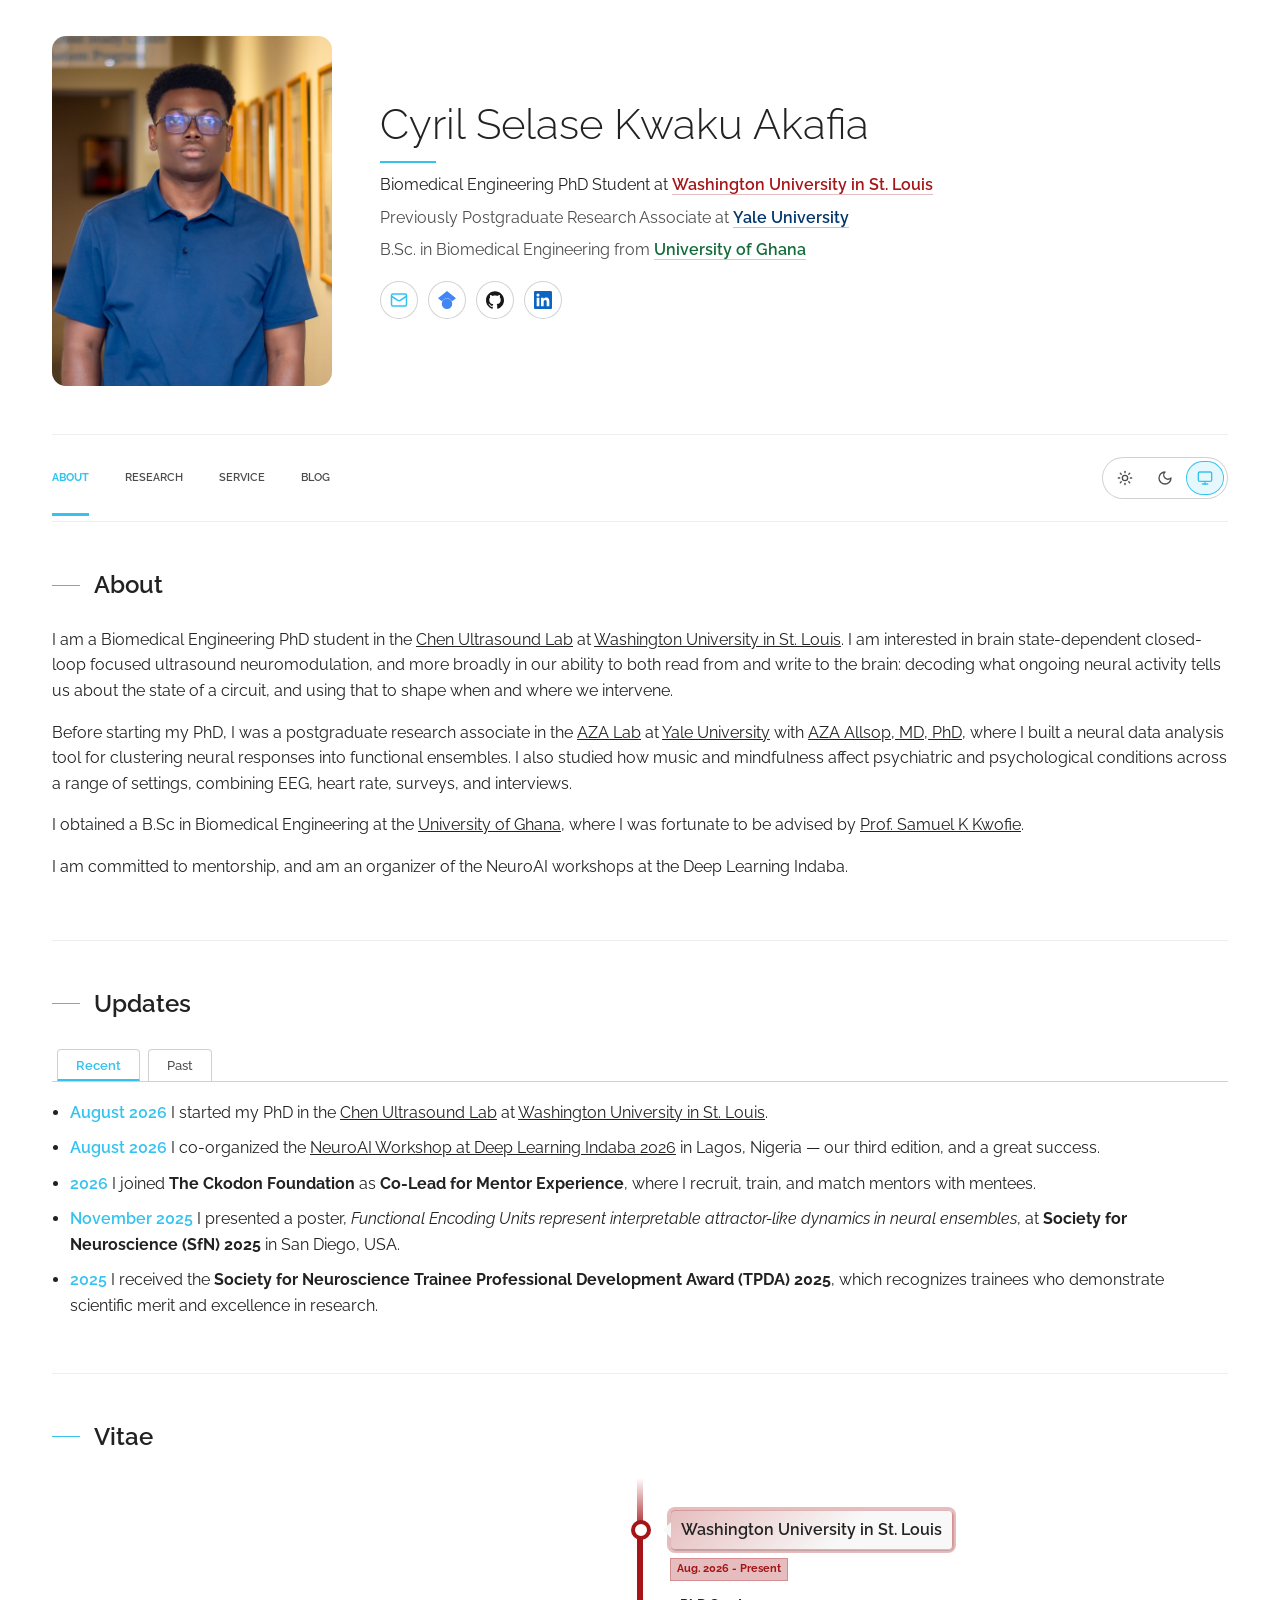
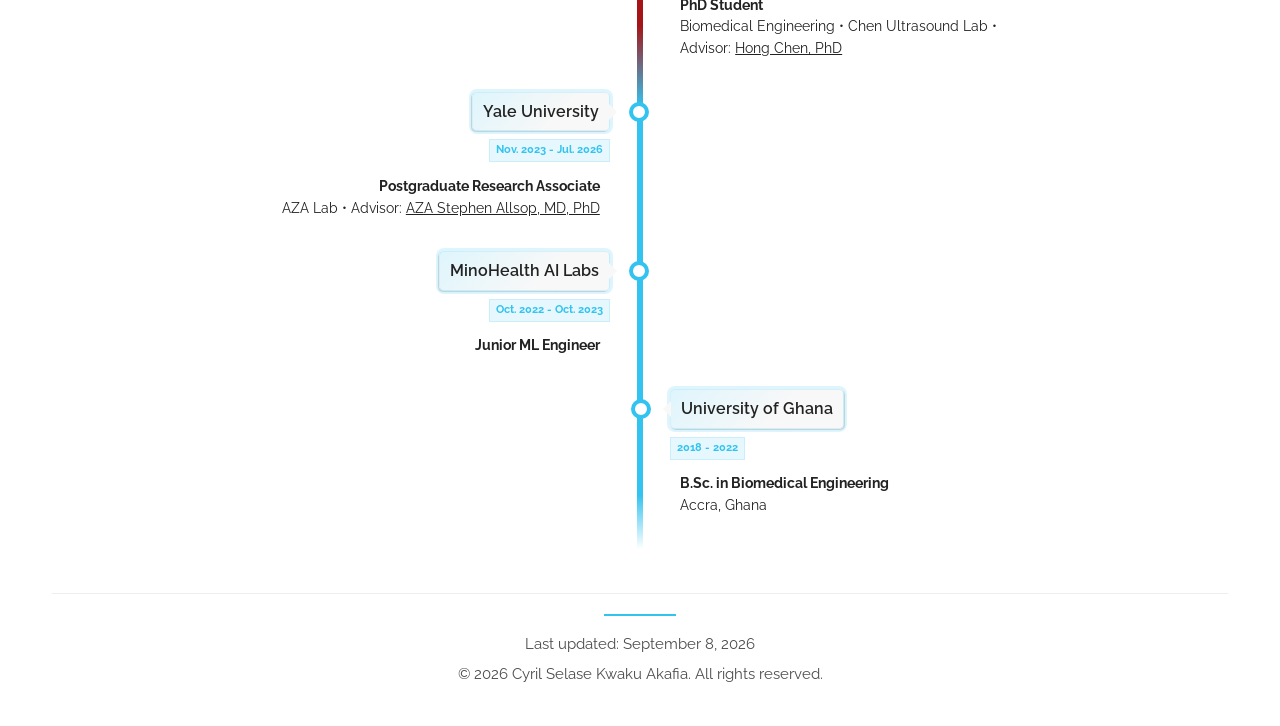
<file: index.html>
<!DOCTYPE html>
<html lang="en">
<head>
  <meta charset="utf-8">
  <meta name="viewport" content="width=device-width, initial-scale=1">
  <title>Cyril Akafia</title>
  <meta name="description" content="Cyril Akafia is a Biomedical Engineering PhD student at Washington University in St. Louis interested in brain state-dependent closed-loop focused ultrasound neuromodulation.">
  <meta name="author" content="Cyril Selase Kwaku Akafia">
  <meta name="theme-color" content="#ffffff">
  <link rel="canonical" href="https://cyrilakafia.github.io/">
  <meta property="og:type" content="profile">
  <meta property="og:title" content="Cyril Akafia">
  <meta property="og:description" content="Biomedical Engineering PhD student at Washington University in St. Louis interested in brain state-dependent closed-loop focused ultrasound neuromodulation.">
  <meta property="og:url" content="https://cyrilakafia.github.io/">
  <meta property="og:image" content="https://cyrilakafia.github.io/assets/og-image.png?v=20260429">
  <meta property="og:image:type" content="image/png">
  <meta property="og:image:width" content="1200">
  <meta property="og:image:height" content="630">
  <meta property="og:image:alt" content="Photo of Cyril Akafia">
  <meta property="profile:first_name" content="Cyril">
  <meta property="profile:last_name" content="Akafia">
  <meta name="twitter:card" content="summary_large_image">
  <meta name="twitter:title" content="Cyril Akafia">
  <meta name="twitter:description" content="Biomedical Engineering PhD student at Washington University in St. Louis interested in brain state-dependent closed-loop focused ultrasound neuromodulation.">
  <meta name="twitter:image" content="https://cyrilakafia.github.io/assets/og-image.png?v=20260429">
  <meta name="twitter:image:alt" content="Photo of Cyril Akafia">
  <script type="application/ld+json">
    {
      "@context": "https://schema.org",
      "@type": "Person",
      "name": "Cyril Selase Kwaku Akafia",
      "alternateName": "Cyril Akafia",
      "url": "https://cyrilakafia.github.io/",
      "image": "https://cyrilakafia.github.io/assets/profile.jpg?v=20260429",
      "jobTitle": "Biomedical Engineering PhD Student",
      "description": "Biomedical Engineering PhD student at Washington University in St. Louis interested in brain state-dependent closed-loop focused ultrasound neuromodulation.",
      "affiliation": {
        "@type": "CollegeOrUniversity",
        "name": "Washington University in St. Louis",
        "url": "https://www.washu.edu/"
      },
      "alumniOf": [
        {
          "@type": "CollegeOrUniversity",
          "name": "Yale University",
          "url": "https://www.yale.edu/"
        },
        {
          "@type": "CollegeOrUniversity",
          "name": "University of Ghana",
          "url": "https://www.ug.edu.gh/"
        }
      ],
      "knowsAbout": [
        "Closed-loop neuromodulation",
        "Focused ultrasound",
        "Brain states",
        "Neuroengineering",
        "Computational neuroscience",
        "NeuroAI"
      ],
      "sameAs": [
        "https://scholar.google.com/citations?user=WeTH5w0AAAAJ&hl=en",
        "https://github.com/cyrilakafia",
        "https://www.linkedin.com/in/akafia/"
      ]
    }
  </script>
  <script>
    (() => {
      const resolveTheme = (choice, prefersDark) => {
        if (choice === "light" || choice === "dark") {
          return choice;
        }

        return prefersDark ? "dark" : "light";
      };

      try {
        const storedTheme = localStorage.getItem("theme");
        const prefersDark = window.matchMedia("(prefers-color-scheme: dark)").matches;
        const themeChoice = ["light", "dark", "system"].includes(storedTheme) ? storedTheme : "system";
        const theme = resolveTheme(themeChoice, prefersDark);
        document.documentElement.dataset.themeChoice = themeChoice;
        document.documentElement.dataset.theme = theme;
        const themeMeta = document.querySelector('meta[name="theme-color"]');
        if (themeMeta) {
          themeMeta.setAttribute("content", theme === "dark" ? "#0f1419" : "#ffffff");
        }
      } catch (error) {
        document.documentElement.dataset.themeChoice = "system";
        document.documentElement.dataset.theme = "light";
      }
    })();
  </script>
  <link rel="preconnect" href="https://fonts.googleapis.com">
  <link rel="preconnect" href="https://fonts.gstatic.com" crossorigin>
  <link href="https://fonts.googleapis.com/css2?family=Raleway:wght@300;400;500;600;700&display=swap" rel="stylesheet">
  <link rel="icon" type="image/png" sizes="256x256" href="assets/my-notion-face-transparent.png?v=20260429">
  <link rel="shortcut icon" type="image/png" href="assets/my-notion-face-transparent.png?v=20260429">
  <link rel="apple-touch-icon" sizes="180x180" href="apple-touch-icon.png?v=20260429">
  <link rel="apple-touch-icon" href="apple-touch-icon.png?v=20260429">
  <link rel="stylesheet" href="styles.css?v=20260429-2">
  <script src="script.js?v=20260429-2" defer></script>
</head>
<body>
  <a class="skip-link" href="#main">Skip to content</a>
  <div class="site-container">
    <header class="site-header">
      <div class="header-grid">
        <div class="profile-column">
          <img class="profile-photo" src="assets/profile.jpg?v=20260429" alt="Portrait of Cyril Akafia">
        </div>
        <div class="intro-column">
          <h1>Cyril Selase Kwaku Akafia</h1>
          <p class="intro-role">Biomedical Engineering PhD Student at <a class="affiliation affiliation--washu" href="https://www.washu.edu/" target="_blank" rel="noreferrer">Washington University in St. Louis</a></p>
          <p class="intro-note">Previously Postgraduate Research Associate at <a class="affiliation affiliation--yale" href="https://www.yale.edu/" target="_blank" rel="noreferrer">Yale University</a></p>
          <p class="intro-note">B.Sc. in Biomedical Engineering from <a class="affiliation affiliation--ghana" href="https://www.ug.edu.gh/" target="_blank" rel="noreferrer">University of Ghana</a></p>
          <div class="social-links" aria-label="Contact and external profiles">
            <a class="social-icon social-icon--email" href="mailto:kwakucyril@gmail.com" aria-label="Email Cyril">
              <svg viewBox="0 0 24 24" aria-hidden="true" fill="none" stroke="currentColor" stroke-width="2" stroke-linecap="round" stroke-linejoin="round"><rect width="20" height="16" x="2" y="4" rx="2"/><path d="m22 7-8.97 5.7a1.94 1.94 0 0 1-2.06 0L2 7"/></svg>
            </a>
            <a class="social-icon social-icon--scholar" href="https://scholar.google.com/citations?user=WeTH5w0AAAAJ&hl=en" target="_blank" rel="noreferrer" aria-label="Google Scholar">
              <svg viewBox="0 0 24 24" aria-hidden="true" fill="currentColor"><path d="M5.242 13.769L0 9.5 12 0l12 9.5-5.242 4.269C17.548 11.249 14.978 9.5 12 9.5c-2.977 0-5.548 1.749-6.758 4.269zM12 10a7 7 0 1 0 0 14 7 7 0 0 0 0-14z"/></svg>
            </a>
            <a class="social-icon social-icon--github" href="https://github.com/cyrilakafia" target="_blank" rel="noreferrer" aria-label="GitHub">
              <svg viewBox="0 0 24 24" aria-hidden="true" fill="currentColor"><path d="M12 .297c-6.63 0-12 5.373-12 12 0 5.303 3.438 9.8 8.205 11.385.6.113.82-.258.82-.577 0-.285-.01-1.04-.015-2.04-3.338.724-4.042-1.61-4.042-1.61C4.422 18.07 3.633 17.7 3.633 17.7c-1.087-.744.084-.729.084-.729 1.205.084 1.838 1.236 1.838 1.236 1.07 1.835 2.809 1.305 3.495.998.108-.776.417-1.305.76-1.605-2.665-.3-5.466-1.332-5.466-5.93 0-1.31.465-2.38 1.235-3.22-.135-.303-.54-1.523.105-3.176 0 0 1.005-.322 3.3 1.23.96-.267 1.98-.399 3-.405 1.02.006 2.04.138 3 .405 2.28-1.552 3.285-1.23 3.285-1.23.645 1.653.24 2.873.12 3.176.765.84 1.23 1.91 1.23 3.22 0 4.61-2.805 5.625-5.475 5.92.42.36.81 1.096.81 2.22 0 1.606-.015 2.896-.015 3.286 0 .315.21.69.825.57C20.565 22.092 24 17.592 24 12.297c0-6.627-5.373-12-12-12"/></svg>
            </a>
            <a class="social-icon social-icon--linkedin" href="https://www.linkedin.com/in/akafia/" target="_blank" rel="noreferrer" aria-label="LinkedIn">
              <svg viewBox="0 0 24 24" aria-hidden="true" fill="currentColor"><path d="M20.447 20.452h-3.554v-5.569c0-1.328-.027-3.037-1.852-3.037-1.853 0-2.136 1.445-2.136 2.939v5.667H9.351V9h3.414v1.561h.046c.477-.9 1.637-1.85 3.37-1.85 3.601 0 4.267 2.37 4.267 5.455v6.286zM5.337 7.433a2.062 2.062 0 01-2.063-2.065 2.063 2.063 0 112.063 2.065zm1.782 13.019H3.555V9h3.564v11.452zM22.225 0H1.771C.792 0 0 .774 0 1.729v20.542C0 23.227.792 24 1.771 24h20.451C23.2 24 24 23.227 24 22.271V1.729C24 .774 23.2 0 22.222 0h.003z"/></svg>
            </a>
          </div>
        </div>
      </div>
    </header>

    <nav class="site-nav" aria-label="Primary">
      <a class="page-link active" href="#bio" data-page="bio" aria-current="page">About</a>
      <a class="page-link" href="#research" data-page="research">Research</a>
      <a class="page-link" href="#service" data-page="service">Service</a>
      <a class="page-link" href="#blog" data-page="blog">Blog</a>
      <div class="theme-switcher" role="group" aria-label="Color theme">
        <button class="theme-option" data-theme-choice="light" type="button" aria-pressed="false" aria-label="Light theme" title="Light">
          <svg viewBox="0 0 24 24" aria-hidden="true" fill="none" stroke="currentColor" stroke-width="2" stroke-linecap="round" stroke-linejoin="round"><circle cx="12" cy="12" r="4"/><path d="M12 2v2"/><path d="M12 20v2"/><path d="m4.93 4.93 1.41 1.41"/><path d="m17.66 17.66 1.41 1.41"/><path d="M2 12h2"/><path d="M20 12h2"/><path d="m6.34 17.66-1.41 1.41"/><path d="m19.07 4.93-1.41 1.41"/></svg>
        </button>
        <button class="theme-option" data-theme-choice="dark" type="button" aria-pressed="false" aria-label="Dark theme" title="Dark">
          <svg viewBox="0 0 24 24" aria-hidden="true" fill="none" stroke="currentColor" stroke-width="2" stroke-linecap="round" stroke-linejoin="round"><path d="M12 3a6 6 0 0 0 9 9 9 9 0 1 1-9-9Z"/></svg>
        </button>
        <button class="theme-option" data-theme-choice="system" type="button" aria-pressed="false" aria-label="System theme" title="System">
          <svg viewBox="0 0 24 24" aria-hidden="true" fill="none" stroke="currentColor" stroke-width="2" stroke-linecap="round" stroke-linejoin="round"><rect width="20" height="14" x="2" y="3" rx="2"/><line x1="8" x2="16" y1="21" y2="21"/><line x1="12" x2="12" y1="17" y2="21"/></svg>
        </button>
      </div>
    </nav>

    <main id="main">
      <div class="page active" id="page-bio" data-page="bio">
      <section class="section">
        <h2>About</h2>
        <p>
          I am a Biomedical Engineering PhD student in the
          <a href="https://engineering.washu.edu/faculty/Hong-Chen.html" target="_blank" rel="noreferrer">Chen Ultrasound Lab</a> at
          <a href="https://www.washu.edu/" target="_blank" rel="noreferrer">Washington University in St. Louis</a>. I am interested in brain
          state-dependent closed-loop focused ultrasound neuromodulation, and more broadly in our ability to both read from and write
          to the brain: decoding what ongoing neural activity tells us about the state of a circuit, and using that to shape when and
          where we intervene.
        </p>
        <p>
          Before starting my PhD, I was a postgraduate research associate in the
          <a href="https://www.azalab.org/" target="_blank" rel="noreferrer">AZA Lab</a> at
          <a href="https://www.yale.edu/" target="_blank" rel="noreferrer">Yale University</a> with
          <a href="https://www.azalab.org/people/aza-allsop" target="_blank" rel="noreferrer">AZA Allsop, MD, PhD</a>, where I built a neural
          data analysis tool for clustering neural responses into functional ensembles. I also studied how music and mindfulness affect
          psychiatric and psychological conditions across a range of settings, combining EEG, heart rate, surveys, and interviews.
        </p>
        <p>
          I obtained a B.Sc in Biomedical Engineering at the
          <a href="https://www.ug.edu.gh/" target="_blank" rel="noreferrer">University of Ghana</a>, where I was fortunate to be advised by
          <a href="https://www.ug.edu.gh/biomed-eng/staff/samuel-kojo-kwofie-bsc-kumasi-msc-uct-phd-uwc" target="_blank" rel="noreferrer">Prof. Samuel K Kwofie</a>.
        </p>
        <p>
          I am committed to mentorship, and am an organizer of the NeuroAI workshops at the Deep Learning Indaba.
        </p>
      </section>

      <section class="section" id="updates">
        <h2>Updates</h2>
        <div class="tabs">
          <div class="tab-nav" role="tablist" aria-label="Update years">
            <button class="button active" id="tab-news-recent" data-tab-target="news-recent" role="tab" aria-selected="true" aria-controls="news-recent" tabindex="0">Recent</button>
            <button class="button" id="tab-news-past" data-tab-target="news-past" role="tab" aria-selected="false" aria-controls="news-past" tabindex="-1">Past</button>
          </div>
          <div class="tab-content">
            <div class="tab-pane active" id="news-recent" role="tabpanel" aria-labelledby="tab-news-recent" tabindex="0">
              <ul class="compact-list">
                <li><b>August 2026</b> I started my PhD in the <a href="https://engineering.washu.edu/faculty/Hong-Chen.html" target="_blank" rel="noreferrer">Chen Ultrasound Lab</a> at <a href="https://www.washu.edu/" target="_blank" rel="noreferrer">Washington University in St. Louis</a>.</li>
                <li><b>August 2026</b> I co-organized the <a href="https://dlineuroai-workshop.github.io/neuroai-2026/" target="_blank" rel="noreferrer">NeuroAI Workshop at Deep Learning Indaba 2026</a> in Lagos, Nigeria &mdash; our third edition, and a great success.</li>
                <li><b>2026</b> I joined <b>The Ckodon Foundation</b> as <b>Co-Lead for Mentor Experience</b>, where I recruit, train, and match mentors with mentees.</li>
                <li><b>November 2025</b> I presented a poster, <i>Functional Encoding Units represent interpretable attractor-like dynamics in neural ensembles</i>, at <b>Society for Neuroscience (SfN) 2025</b> in San Diego, USA.</li>
                <li><b>2025</b> I received the <b>Society for Neuroscience Trainee Professional Development Award (TPDA) 2025</b>, which recognizes trainees who demonstrate scientific merit and excellence in research.</li>
              </ul>
            </div>
            <div class="tab-pane" id="news-past" role="tabpanel" aria-labelledby="tab-news-past" tabindex="0">
              <ul class="compact-list">
                <li><b>July 2024</b> I completed the <b>Neuromatch Academy Computational Neuroscience</b> course and worked on a project investigating cell type and layer-specific processing of novelty in mouse primary visual cortex.</li>
                <li><b>June 2024</b> I presented a poster, <i>An unbiased method to partition diverse neuronal responses into functional ensembles reveals interpretable population dynamics during innate social behavior</i>, at the <b>10th Annual BRAIN Initiative Conference</b> in Rockville, Maryland.</li>
                <li><b>November 2023</b> I joined the <b>AZA Lab at Yale University</b> as a postgraduate research associate.</li>
                <li><b>July 2023</b> I gave a talk on <i>Machine Learning Models Predict Small Molecules as Potential Biotherapeutics for COVID-19-induced Cytokine Storm</i> at the <b>WACCBIP Research Conference 2023</b> in Accra, Ghana.</li>
                <li><b>April-May 2023</b> I completed the <b>Simons Computational Neuroscience Imbizo</b> in Cape Town, South Africa.</li>
                <li><b>January 2023</b> I presented <i>Machine Learning Models Predict Small Molecules as Potential Biotherapeutics for COVID-19-induced Cytokine Storm</i> at the <b>International Student Conference on Advanced Science and Technology (iCAST)</b>, Japan, online.</li>
              </ul>
            </div>
          </div>
        </div>
      </section>

      <section class="section" id="resume">
        <h2>Vitae</h2>
        <ul class="timeline">
          <li class="timeline-item--washu">
            <div class="direction-r">
              <div class="flag-wrapper">
                <span class="flag">Washington University in St. Louis</span>
                <span class="time-wrapper"><span class="time">Aug. 2026 - Present</span></span>
              </div>
              <div class="desc"><b>PhD Student</b><br>Biomedical Engineering • Chen Ultrasound Lab • Advisor: <a href="https://engineering.washu.edu/faculty/Hong-Chen.html" target="_blank" rel="noreferrer">Hong Chen, PhD</a></div>
            </div>
          </li>
          <li>
            <div class="direction-l">
              <div class="flag-wrapper">
                <span class="flag">Yale University</span>
                <span class="time-wrapper"><span class="time">Nov. 2023 - Jul. 2026</span></span>
              </div>
              <div class="desc"><b>Postgraduate Research Associate</b><br>AZA Lab • Advisor: <a href="https://www.azalab.org/people/aza-allsop" target="_blank" rel="noreferrer">AZA Stephen Allsop, MD, PhD</a></div>
            </div>
          </li>
          <li>
            <div class="direction-l">
              <div class="flag-wrapper">
                <span class="flag">MinoHealth AI Labs</span>
                <span class="time-wrapper"><span class="time">Oct. 2022 - Oct. 2023</span></span>
              </div>
              <div class="desc"><b>Junior ML Engineer</b></div>
            </div>
          </li>
          <li>
            <div class="direction-r">
              <div class="flag-wrapper">
                <span class="flag">University of Ghana</span>
                <span class="time-wrapper"><span class="time">2018 - 2022</span></span>
              </div>
              <div class="desc"><b>B.Sc. in Biomedical Engineering</b><br>Accra, Ghana</div>
            </div>
          </li>
        </ul>
      </section>
      </div>

      <div class="page" id="page-research" data-page="research">
      <section class="section" id="research-projects">
        <h2>Research</h2>
        <p>Selected projects spanning neural ensemble decoding, mental health, and translational neuromodulation.</p>
        <div class="research-grid">
          <article class="research-card">
            <a class="research-link" href="research/closed-loop-ultrasound.html">
              <img class="research-image" src="assets/research/ultrasound.svg" alt="Focused ultrasound illustration">
              <div class="research-body">
                <h3 class="research-title">Closed-Loop Ultrasound Neuromodulation</h3>
                <p class="research-description">Closing the loop between reading from the brain and writing to it: decoding ongoing neural activity and the brain states it reflects, then using focused ultrasound to write back non-invasively at the moment the circuit is most receptive.</p>
                <span class="research-cta">Learn more <span aria-hidden="true">→</span></span>
              </div>
            </a>
          </article>
          <article class="research-card">
            <a class="research-link" href="https://doi.org/10.1101/2024.05.08.593229" target="_blank" rel="noreferrer">
              <img class="research-image" src="assets/research/feu.svg" alt="Functional Encoding Units illustration">
              <div class="research-body">
                <h3 class="research-title">Functional Encoding Units in Neural Ensembles</h3>
                <p class="research-description">An unbiased method to partition diverse neuronal responses into functional ensembles, revealing interpretable population dynamics during innate social behavior.</p>
                <span class="research-cta">Read preprint <span aria-hidden="true">→</span></span>
              </div>
            </a>
          </article>
          <article class="research-card">
            <a class="research-link" href="https://www.frontiersin.org/journals/neuroscience/articles/10.3389/fnins.2025.1554156/full" target="_blank" rel="noreferrer">
              <img class="research-image" src="assets/research/music.svg" alt="Music mindfulness illustration">
              <div class="research-body">
                <h3 class="research-title">Music Mindfulness for Mental Health</h3>
                <p class="research-description">How music mindfulness acutely enhances autonomic activity and psychological state in adults experiencing anxiety and depression.</p>
                <span class="research-cta">Read paper <span aria-hidden="true">→</span></span>
              </div>
            </a>
          </article>
          <article class="research-card">
            <a class="research-link" href="https://www.mdpi.com/2078-2489/16/1/34" target="_blank" rel="noreferrer">
              <img class="research-image" src="assets/research/biomedical-ai.svg" alt="Biomedical AI illustration">
              <div class="research-body">
                <h3 class="research-title">Biomedical AI for Discovery and Diagnosis</h3>
                <p class="research-description">Machine learning for biomedical problems, including anti-inflammatory compound screening with AICpred and clinical imaging models for radiology support.</p>
                <span class="research-cta">Read paper <span aria-hidden="true">→</span></span>
              </div>
            </a>
          </article>
        </div>
      </section>

      <section class="section" id="publications">
        <h2>Publications</h2>
        <p>Most recent publications on <a href="https://scholar.google.com/citations?user=WeTH5w0AAAAJ&hl=en" target="_blank" rel="noreferrer">Google Scholar</a>.</p>
        <div class="papers-grid active">
          <article class="paper">
            <p class="title"><a href="https://www.frontiersin.org/journals/neuroscience/articles/10.3389/fnins.2025.1554156/full" target="_blank" rel="noreferrer">Music Mindfulness Acutely Enhances Autonomic Activity and Psychological State in Anxiety and Depression</a></p>
            <p class="paper-meta">C. Ramirez, G. A. Alayine, <b>C. S. K. Akafia</b>, … A. S. Allsop · <i>Frontiers in Neuroscience</i> · 2025; 19</p>
          </article>
          <article class="paper">
            <p class="title"><a href="https://www.mdpi.com/2078-2489/16/1/34" target="_blank" rel="noreferrer">AICpred: Machine Learning-Based Prediction of Potential Anti-Inflammatory Compounds Targeting TLR4-MyD88 Binding Mechanism</a></p>
            <p class="paper-meta">L. Fry-Nartey, <b>C. S. K. Akafia</b>, … S. K. Kwofie · <i>Information</i> · 2025; 16:34</p>
          </article>
          <article class="paper">
            <p class="title"><a href="https://doi.org/10.3390/organoids3020007" target="_blank" rel="noreferrer">Organoids, Biocybersecurity, and Cyberbiosecurity: A Light Exploration</a></p>
            <p class="paper-meta">Xavier Palmer, <b>Cyril Selase Kwaku Akafia</b>, Eleasa Woodson, Amanda Woodson, Lucas Potter · <i>Organoids</i> · 2024; 3, 83–112</p>
          </article>
          <article class="paper">
            <p class="title"><a href="https://doi.org/10.1101/2024.05.08.593229" target="_blank" rel="noreferrer">An unbiased method to partition diverse neuronal responses into functional ensembles reveals interpretable population dynamics during innate social behavior</a></p>
            <p class="paper-meta">Alexander Lin, <b>Cyril Selase Kwaku Akafia</b>, Olga Dal Monte, Siqi Fan, Nicholas Fagan, Philip Putnam, Kay M. Tye, Steve Chang, Demba Ba, AZA Stephen Allsop · <i>Preprint</i> · 2024</p>
          </article>
        </div>
      </section>

      <section class="section" id="presentations">
        <h2>Presentations</h2>
        <div class="papers-grid active">
          <article class="paper">
            <p class="title">Functional Encoding Units represent interpretable attractor-like dynamics in neural ensembles</p>
            <p class="paper-meta"><b>Poster</b> · Society for Neuroscience (SfN) 2025 · San Diego, USA · November 2025</p>
          </article>
          <article class="paper">
            <p class="title">NeuroAI practical tutorial</p>
            <p class="paper-meta"><b>Tutorial</b> · NeuroAI Workshop at Deep Learning Indaba 2024 · September 2024</p>
          </article>
          <article class="paper">
            <p class="title">An unbiased method to partition diverse neuronal responses into functional ensembles reveals interpretable population dynamics during innate social behavior</p>
            <p class="paper-meta"><b>Poster</b> · 10th Annual BRAIN Initiative Conference · Rockville, Maryland · June 2024</p>
          </article>
          <article class="paper">
            <p class="title">Machine Learning Models Predict Small Molecules as Potential Biotherapeutics for COVID-19-induced Cytokine Storm</p>
            <p class="paper-meta"><b>Talk</b> · WACCBIP Research Conference 2023 · Accra, Ghana · July 2023</p>
          </article>
          <article class="paper">
            <p class="title">Machine Learning Models Predict Small Molecules as Potential Biotherapeutics for COVID-19-induced Cytokine Storm</p>
            <p class="paper-meta"><b>Presentation</b> · International Student Conference on Advanced Science and Technology (iCAST) · Japan, online · January 2023</p>
          </article>
        </div>
      </section>
      </div>

      <div class="page" id="page-service" data-page="service">
      <section class="section" id="teaching">
        <h2>Teaching</h2>
        <div class="papers-grid active">
          <article class="paper">
            <p class="title"><a href="https://codeinplace.stanford.edu/" target="_blank" rel="noreferrer">Section Leader · Stanford Code in Place</a></p>
            <p class="paper-meta">May 2024 – June 2024</p>
            <p class="paper-meta">Tutored 20 students in Python programming concepts and supported them through final projects, leading to a 100% pass rate in my section.</p>
          </article>
        </div>
      </section>

      <section class="section" id="mentorship">
        <h2>Mentorship & Outreach</h2>
        <div class="papers-grid active">
          <article class="paper">
            <p class="title"><a href="https://www.ckodon.com/foundation" target="_blank" rel="noreferrer">Co-Lead, Mentor Experience · The Ckodon Foundation</a></p>
            <p class="paper-meta">2026 – Present</p>
            <p class="paper-meta">A nonprofit that opens access to educational and professional opportunities, guiding applicants through undergraduate, graduate, and internship applications. I help recruit and train mentors, and match them with mentees.</p>
          </article>
          <article class="paper">
            <p class="title"><a href="https://deeplearningindaba.com/mentorship/" target="_blank" rel="noreferrer">Organizer · Deep Learning Indaba Mentorship Programme</a></p>
            <p class="paper-meta">December 2023 – November 2025</p>
            <p class="paper-meta">A continent-wide programme that pairs young African researchers and students with experienced mentors. I matched 50+ mentees with mentors for research and career advice, contributing to publications, presentations, admissions, and job offers.</p>
          </article>
          <article class="paper">
            <p class="title">Instructor · YCCI Exposures Program</p>
            <p class="paper-meta">March 2025 – August 2025</p>
            <p class="paper-meta">Instructed 10 high school students in neuroanatomy and neuroscience research methods.</p>
          </article>
          <article class="paper">
            <p class="title">Workshop Facilitator · Health Professional Recruitment Exposures Program</p>
            <p class="paper-meta">October 2025</p>
            <p class="paper-meta">Facilitated 3 workshops on health professions for 22 high school students in the Greater New Haven area.</p>
          </article>
        </div>
      </section>

      <section class="section" id="leadership">
        <h2>Service & Leadership</h2>
        <div class="papers-grid active">
          <article class="paper">
            <p class="title">Co-organizer · NeuroAI Workshops at Deep Learning Indaba</p>
            <p class="paper-meta">September 2024 – Present · <a href="https://dlineuroai-workshop.github.io/neuroai-2024/" target="_blank" rel="noreferrer">2024 Workshop</a> · <a href="https://dlineuroai-workshop.github.io/neuroai-2025/" target="_blank" rel="noreferrer">2025 Workshop</a> · <a href="https://dlineuroai-workshop.github.io/neuroai-2026/" target="_blank" rel="noreferrer">2026 Workshop</a></p>
            <p class="paper-meta">Organized NeuroAI workshops in Senegal, Rwanda, and Nigeria, attracting 150+ attendees. Delivered a practical tutorial on dimensionality reduction for understanding patterns of neural activity, and coordinated talks and panel discussions from international speakers.</p>
          </article>
          <article class="paper">
            <p class="title"><a href="https://www.linkedin.com/company/world-movers-team/posts/?feedView=all" target="_blank" rel="noreferrer">Active Member · World Movers Team</a></p>
            <p class="paper-meta">August 2023 – Present</p>
            <p class="paper-meta">A youth-led nonprofit championing health equity and community development across Ghana through healthcare access initiatives, community projects, and volunteer leadership training.</p>
          </article>
          <article class="paper">
            <p class="title">Member · Yale Postgraduate Associate Professional Development Committee</p>
            <p class="paper-meta">September 2024 – October 2025</p>
          </article>
        </div>
      </section>
      </div>

      <div class="page" id="page-blog" data-page="blog">
      <section class="section">
        <h2>Blog</h2>
        <div class="post-list" data-post-list>
          <p class="blog-empty">Loading posts...</p>
        </div>
      </section>
      </div>
    </main>

    <footer class="site-footer">
      <div class="footer-grid">
        <div class="footer-note">Last updated: September 8, 2026</div>
        <div class="footer-note">&copy; 2026 Cyril Selase Kwaku Akafia. All rights reserved.</div>
      </div>
    </footer>
  </div>
</body>
</html>
</file>
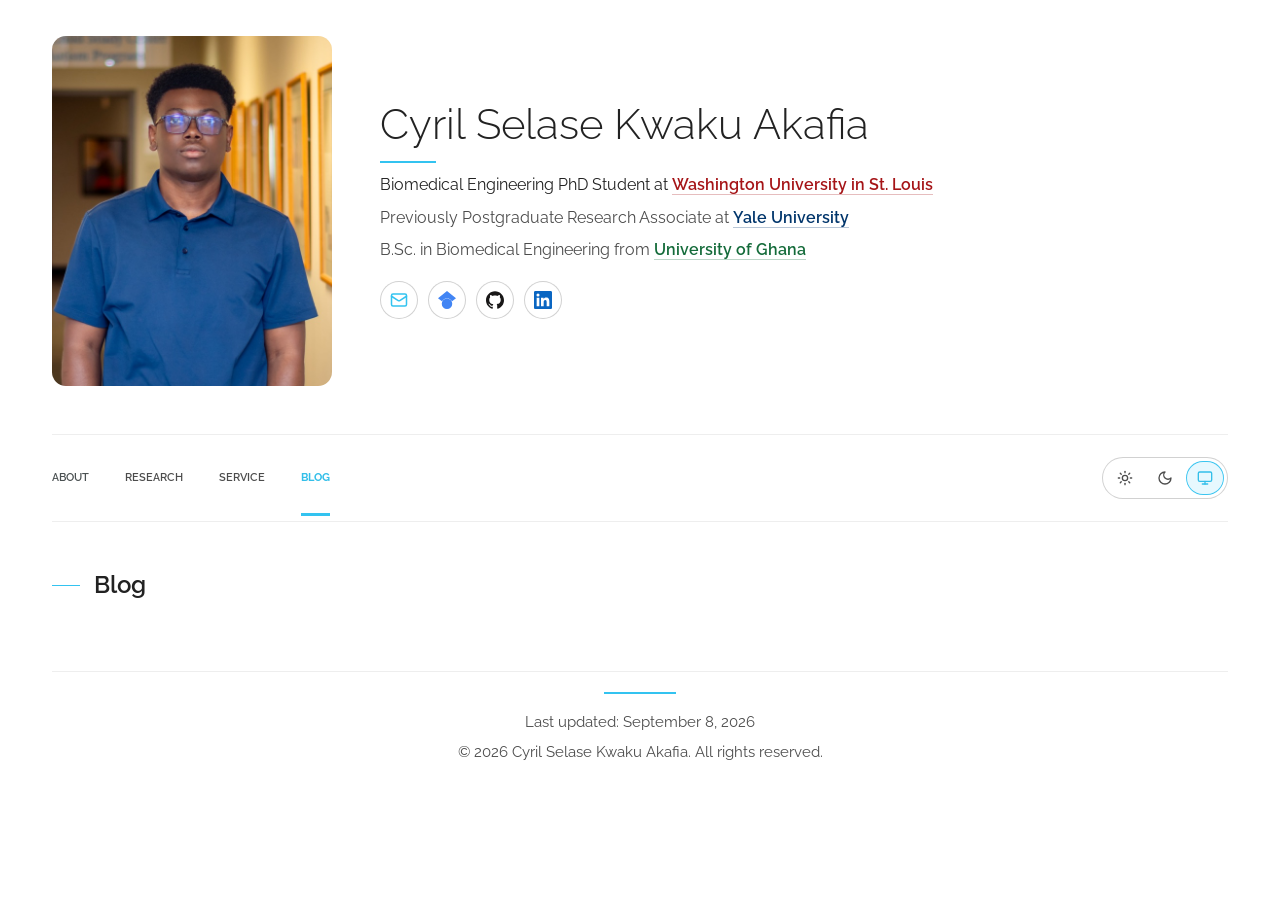
<file: blog.html>
<!DOCTYPE html>
<html lang="en">
<head>
  <meta charset="utf-8">
  <meta name="viewport" content="width=device-width, initial-scale=1">
  <title>Blog | Cyril Akafia</title>
  <meta name="description" content="Blog posts and notes by Cyril Akafia.">
  <meta name="robots" content="noindex">
  <link rel="canonical" href="https://cyrilakafia.github.io/#blog">
  <meta http-equiv="refresh" content="0; url=index.html#blog">
</head>
<body>
  <p><a href="index.html#blog">Continue to the blog.</a></p>
</body>
</html>
</file>
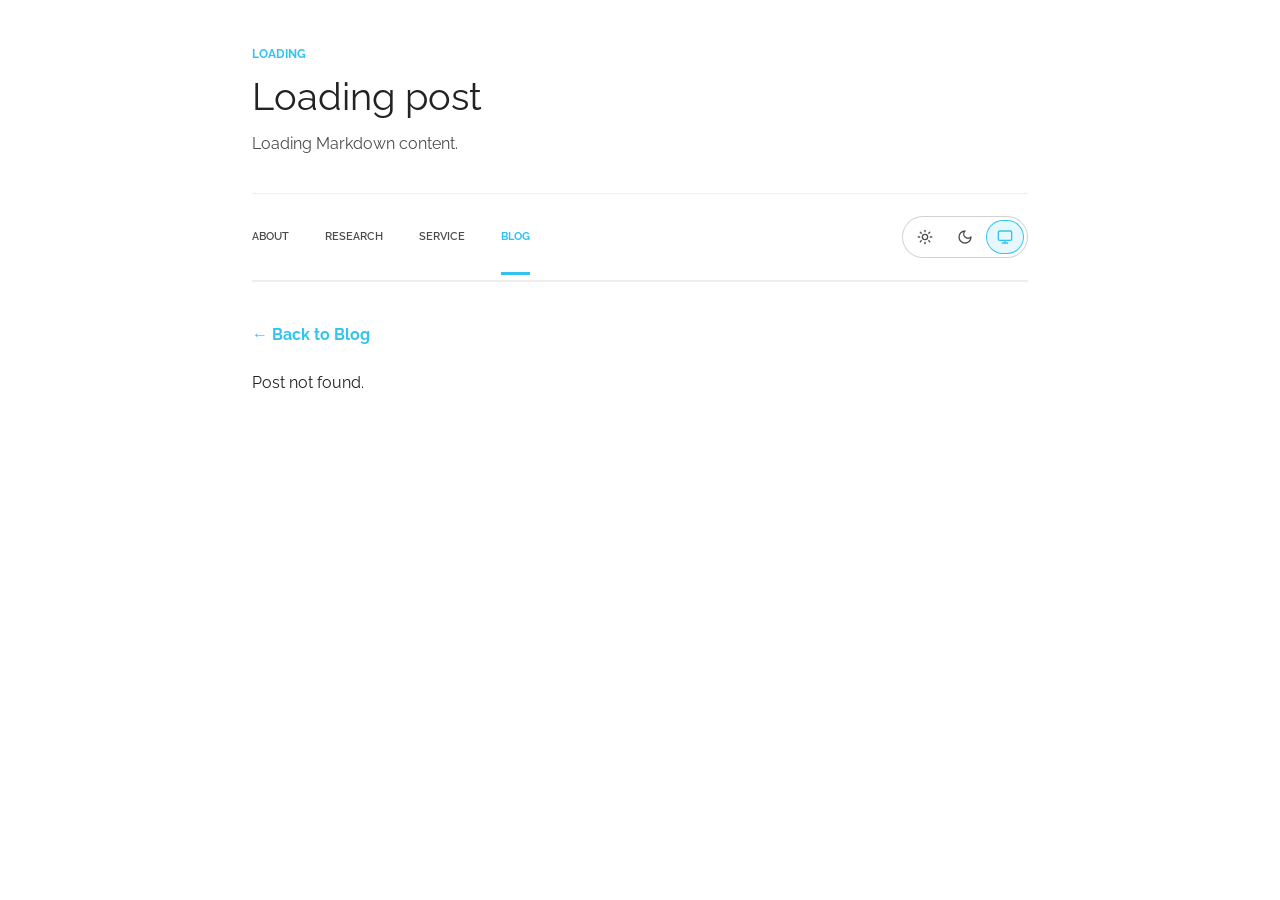
<file: posts/post.html>
<!DOCTYPE html>
<html lang="en">
<head>
  <meta charset="utf-8">
  <meta name="viewport" content="width=device-width, initial-scale=1">
  <title>Blog Post | Cyril Akafia</title>
  <meta name="description" content="A blog post by Cyril Akafia.">
  <meta name="author" content="Cyril Selase Kwaku Akafia">
  <meta name="theme-color" content="#ffffff">
  <script>
    (() => {
      const resolveTheme = (choice, prefersDark) => {
        if (choice === "light" || choice === "dark") {
          return choice;
        }

        return prefersDark ? "dark" : "light";
      };

      try {
        const storedTheme = localStorage.getItem("theme");
        const prefersDark = window.matchMedia("(prefers-color-scheme: dark)").matches;
        const themeChoice = ["light", "dark", "system"].includes(storedTheme) ? storedTheme : "system";
        const theme = resolveTheme(themeChoice, prefersDark);
        document.documentElement.dataset.themeChoice = themeChoice;
        document.documentElement.dataset.theme = theme;
        const themeMeta = document.querySelector('meta[name="theme-color"]');
        if (themeMeta) {
          themeMeta.setAttribute("content", theme === "dark" ? "#0f1419" : "#ffffff");
        }
      } catch (error) {
        document.documentElement.dataset.themeChoice = "system";
        document.documentElement.dataset.theme = "light";
      }
    })();
  </script>
  <link rel="preconnect" href="https://fonts.googleapis.com">
  <link rel="preconnect" href="https://fonts.gstatic.com" crossorigin>
  <link href="https://fonts.googleapis.com/css2?family=Raleway:wght@300;400;500;600;700&display=swap" rel="stylesheet">
  <link rel="icon" type="image/png" sizes="256x256" href="../assets/my-notion-face-transparent.png?v=20260429">
  <link rel="shortcut icon" type="image/png" href="../assets/my-notion-face-transparent.png?v=20260429">
  <link rel="apple-touch-icon" sizes="180x180" href="../apple-touch-icon.png?v=20260429">
  <link rel="apple-touch-icon" href="../apple-touch-icon.png?v=20260429">
  <link rel="stylesheet" href="../styles.css?v=20260429-2">
  <script src="../script.js?v=20260429-2" defer></script>
</head>
<body>
  <a class="skip-link" href="#main">Skip to content</a>
  <div class="site-container post-shell">
    <header class="post-header">
      <p class="post-meta" data-post-meta>Loading</p>
      <h1 data-post-title>Loading post</h1>
      <p class="intro-note" data-post-description>Loading Markdown content.</p>
    </header>

    <nav class="site-nav" aria-label="Primary">
      <a href="../index.html#bio">About</a>
      <a href="../index.html#research">Research</a>
      <a href="../index.html#service">Service</a>
      <a class="active" href="../index.html#blog" aria-current="page">Blog</a>
      <div class="theme-switcher" role="group" aria-label="Color theme">
        <button class="theme-option" data-theme-choice="light" type="button" aria-pressed="false" aria-label="Light theme" title="Light">
          <svg viewBox="0 0 24 24" aria-hidden="true" fill="none" stroke="currentColor" stroke-width="2" stroke-linecap="round" stroke-linejoin="round"><circle cx="12" cy="12" r="4"/><path d="M12 2v2"/><path d="M12 20v2"/><path d="m4.93 4.93 1.41 1.41"/><path d="m17.66 17.66 1.41 1.41"/><path d="M2 12h2"/><path d="M20 12h2"/><path d="m6.34 17.66-1.41 1.41"/><path d="m19.07 4.93-1.41 1.41"/></svg>
        </button>
        <button class="theme-option" data-theme-choice="dark" type="button" aria-pressed="false" aria-label="Dark theme" title="Dark">
          <svg viewBox="0 0 24 24" aria-hidden="true" fill="none" stroke="currentColor" stroke-width="2" stroke-linecap="round" stroke-linejoin="round"><path d="M12 3a6 6 0 0 0 9 9 9 9 0 1 1-9-9Z"/></svg>
        </button>
        <button class="theme-option" data-theme-choice="system" type="button" aria-pressed="false" aria-label="System theme" title="System">
          <svg viewBox="0 0 24 24" aria-hidden="true" fill="none" stroke="currentColor" stroke-width="2" stroke-linecap="round" stroke-linejoin="round"><rect width="20" height="14" x="2" y="3" rx="2"/><line x1="8" x2="16" y1="21" y2="21"/><line x1="12" x2="12" y1="17" y2="21"/></svg>
        </button>
      </div>
    </nav>

    <main id="main">
      <article class="post-article" data-markdown-post>
        <a class="post-back" href="../index.html#blog">&larr; Back to Blog</a>
        <p>Loading post...</p>
      </article>
    </main>
  </div>
</body>
</html>
</file>
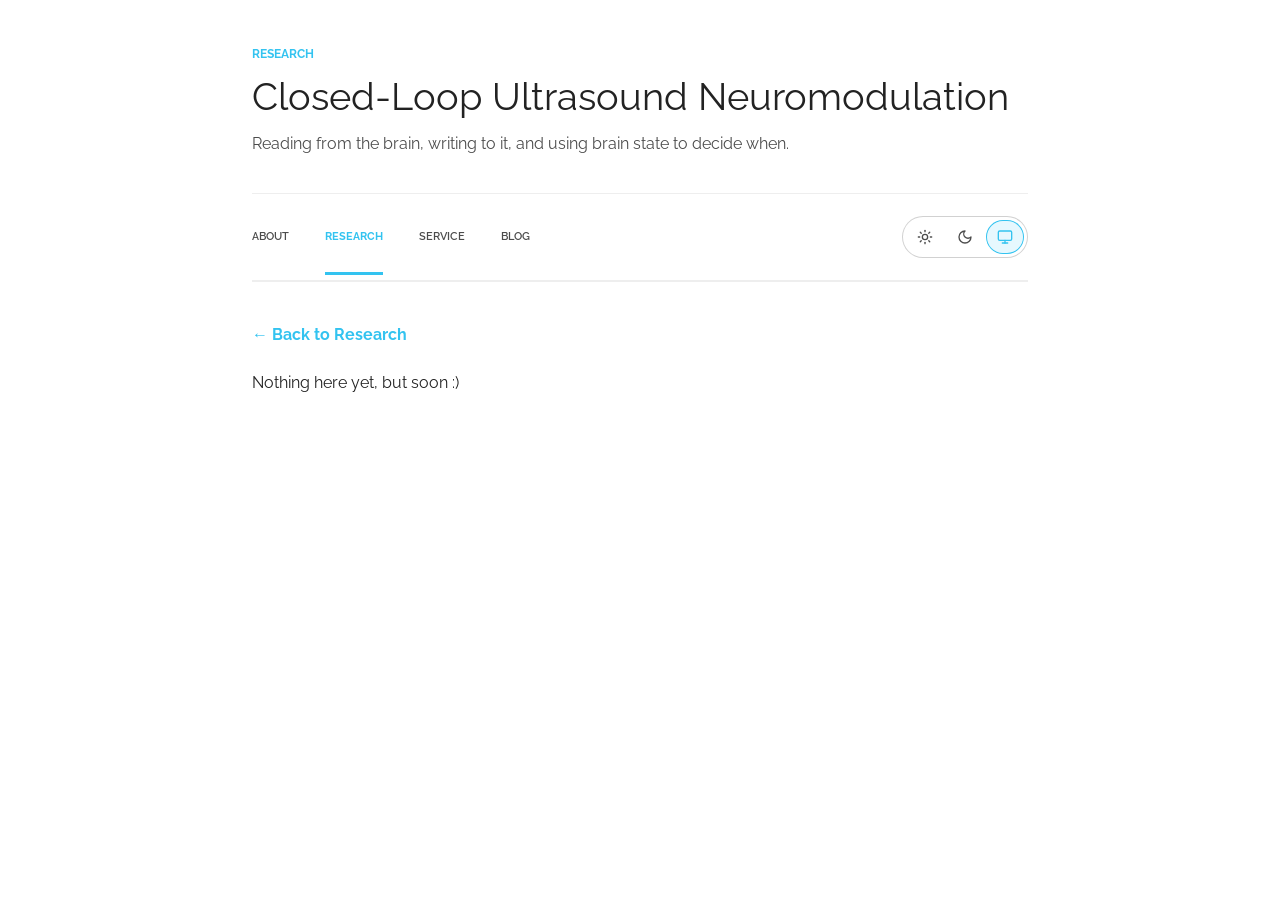
<file: research/closed-loop-ultrasound.html>
<!DOCTYPE html>
<html lang="en">
<head>
  <meta charset="utf-8">
  <meta name="viewport" content="width=device-width, initial-scale=1">
  <title>Closed-Loop Ultrasound Neuromodulation | Cyril Akafia</title>
  <meta name="description" content="Closed-loop ultrasound neuromodulation research by Cyril Akafia. Nothing here yet, but soon.">
  <meta name="author" content="Cyril Selase Kwaku Akafia">
  <meta name="theme-color" content="#ffffff">
  <meta name="robots" content="noindex">
  <script>
    (() => {
      const resolveTheme = (choice, prefersDark) => {
        if (choice === "light" || choice === "dark") {
          return choice;
        }

        return prefersDark ? "dark" : "light";
      };

      try {
        const storedTheme = localStorage.getItem("theme");
        const prefersDark = window.matchMedia("(prefers-color-scheme: dark)").matches;
        const themeChoice = ["light", "dark", "system"].includes(storedTheme) ? storedTheme : "system";
        const theme = resolveTheme(themeChoice, prefersDark);
        document.documentElement.dataset.themeChoice = themeChoice;
        document.documentElement.dataset.theme = theme;
        const themeMeta = document.querySelector('meta[name="theme-color"]');
        if (themeMeta) {
          themeMeta.setAttribute("content", theme === "dark" ? "#0f1419" : "#ffffff");
        }
      } catch (error) {
        document.documentElement.dataset.themeChoice = "system";
        document.documentElement.dataset.theme = "light";
      }
    })();
  </script>
  <link rel="preconnect" href="https://fonts.googleapis.com">
  <link rel="preconnect" href="https://fonts.gstatic.com" crossorigin>
  <link href="https://fonts.googleapis.com/css2?family=Raleway:wght@300;400;500;600;700&display=swap" rel="stylesheet">
  <link rel="icon" type="image/png" sizes="256x256" href="../assets/my-notion-face-transparent.png?v=20260429">
  <link rel="shortcut icon" type="image/png" href="../assets/my-notion-face-transparent.png?v=20260429">
  <link rel="apple-touch-icon" sizes="180x180" href="../apple-touch-icon.png?v=20260429">
  <link rel="apple-touch-icon" href="../apple-touch-icon.png?v=20260429">
  <link rel="stylesheet" href="../styles.css?v=20260429-2">
  <script src="../script.js?v=20260429-2" defer></script>
</head>
<body>
  <a class="skip-link" href="#main">Skip to content</a>
  <div class="site-container post-shell">
    <header class="post-header">
      <p class="post-meta">Research</p>
      <h1>Closed-Loop Ultrasound Neuromodulation</h1>
      <p class="intro-note">Reading from the brain, writing to it, and using brain state to decide when.</p>
    </header>

    <nav class="site-nav" aria-label="Primary">
      <a href="../index.html#bio">About</a>
      <a class="active" href="../index.html#research" aria-current="page">Research</a>
      <a href="../index.html#service">Service</a>
      <a href="../index.html#blog">Blog</a>
      <div class="theme-switcher" role="group" aria-label="Color theme">
        <button class="theme-option" data-theme-choice="light" type="button" aria-pressed="false" aria-label="Light theme" title="Light">
          <svg viewBox="0 0 24 24" aria-hidden="true" fill="none" stroke="currentColor" stroke-width="2" stroke-linecap="round" stroke-linejoin="round"><circle cx="12" cy="12" r="4"/><path d="M12 2v2"/><path d="M12 20v2"/><path d="m4.93 4.93 1.41 1.41"/><path d="m17.66 17.66 1.41 1.41"/><path d="M2 12h2"/><path d="M20 12h2"/><path d="m6.34 17.66-1.41 1.41"/><path d="m19.07 4.93-1.41 1.41"/></svg>
        </button>
        <button class="theme-option" data-theme-choice="dark" type="button" aria-pressed="false" aria-label="Dark theme" title="Dark">
          <svg viewBox="0 0 24 24" aria-hidden="true" fill="none" stroke="currentColor" stroke-width="2" stroke-linecap="round" stroke-linejoin="round"><path d="M12 3a6 6 0 0 0 9 9 9 9 0 1 1-9-9Z"/></svg>
        </button>
        <button class="theme-option" data-theme-choice="system" type="button" aria-pressed="false" aria-label="System theme" title="System">
          <svg viewBox="0 0 24 24" aria-hidden="true" fill="none" stroke="currentColor" stroke-width="2" stroke-linecap="round" stroke-linejoin="round"><rect width="20" height="14" x="2" y="3" rx="2"/><line x1="8" x2="16" y1="21" y2="21"/><line x1="12" x2="12" y1="17" y2="21"/></svg>
        </button>
      </div>
    </nav>

    <main id="main">
      <article class="post-article">
        <a class="post-back" href="../index.html#research">&larr; Back to Research</a>
        <p>Nothing here yet, but soon :)</p>
      </article>
    </main>
  </div>
</body>
</html>
</file>
<file: styles.css>
:root {
  --text: #222;
  --muted: rgba(0, 0, 0, 0.7);
  --line: #eee;
  --line-strong: rgba(0, 0, 0, 0.18);
  --accent: #33c3f0;
  --accent-soft: rgba(51, 195, 240, 0.12);
  --background: #fff;
  --surface: #fff;
  --surface-muted: #f8f8f8;
  --shadow: rgba(0, 0, 0, 0.15);
  --timeline: #33c3f0;
  --timeline-soft: rgba(51, 195, 240, 0.16);
  --timeline-lead: #a51417;
  --yale: #00356b;
  --yale-soft: rgba(0, 53, 107, 0.28);
  --washu: #a51417;
  --washu-soft: rgba(165, 20, 23, 0.28);
  --ghana: #146b3a;
  --ghana-soft: rgba(20, 107, 58, 0.28);
  --brand-github: #181717;
  --brand-linkedin: #0a66c2;
  --brand-scholar: #4285f4;
}

html {
  scroll-behavior: smooth;
  color-scheme: light;
}

*,
*::before,
*::after {
  box-sizing: border-box;
}

html[data-theme="dark"] {
  color-scheme: dark;
  --text: #eef2f6;
  --muted: rgba(238, 242, 246, 0.72);
  --line: rgba(255, 255, 255, 0.12);
  --line-strong: rgba(255, 255, 255, 0.18);
  --accent: #7fd8ff;
  --accent-soft: rgba(127, 216, 255, 0.12);
  --background: #0f1419;
  --surface: #161d24;
  --surface-muted: #1d252e;
  --shadow: rgba(0, 0, 0, 0.38);
  --timeline: #7fd8ff;
  --timeline-soft: rgba(127, 216, 255, 0.18);
  --timeline-lead: #ec8d90;
  --yale: #6fb1e6;
  --yale-soft: rgba(111, 177, 230, 0.32);
  --washu: #ec8d90;
  --washu-soft: rgba(236, 141, 144, 0.32);
  --ghana: #8bd5a7;
  --ghana-soft: rgba(139, 213, 167, 0.32);
  --brand-github: #f0f6fc;
}

body {
  margin: 0;
  color: var(--text);
  background: var(--background);
  font-family: "Raleway", sans-serif;
  line-height: 1.6;
  transition: background-color 0.2s ease, color 0.2s ease;
}

a {
  color: inherit;
}

.skip-link {
  position: absolute;
  left: -9999px;
  top: 12px;
  z-index: 100;
  padding: 8px 12px;
  border: 1px solid var(--line-strong);
  border-radius: 6px;
  background: var(--surface);
  color: var(--text);
  box-shadow: 0 0 0 3px var(--accent);
}

.skip-link:focus {
  left: 12px;
}

button {
  -webkit-appearance: none;
  appearance: none;
  margin: 0;
}

img {
  max-width: 100%;
  display: block;
}

h1,
h2,
h3,
h4,
h5,
p,
ul {
  margin-top: 0;
}

h2 {
  letter-spacing: 0;
  font-size: 1.5rem;
  font-weight: 600;
  margin-bottom: 1.4rem;
  display: flex;
  align-items: center;
  gap: 14px;
}

h2::before {
  content: "";
  display: inline-block;
  width: 28px;
  height: 1px;
  background: var(--accent);
  flex: 0 0 auto;
}

.site-container {
  max-width: 1240px;
  margin: 0 auto;
  padding: 0 32px 40px;
}

.theme-switcher {
  display: inline-flex;
  align-items: center;
  gap: 4px;
  padding: 4px;
  border: 1px solid var(--line-strong);
  border-radius: 999px;
  background: var(--surface);
  line-height: 1;
}

.theme-option {
  display: inline-flex;
  align-items: center;
  justify-content: center;
  width: 36px;
  height: 32px;
  padding: 0;
  border: none;
  border-radius: 999px;
  background: transparent;
  color: var(--muted);
  cursor: pointer;
  -webkit-tap-highlight-color: transparent;
  transition: background-color 0.2s ease, box-shadow 0.2s ease, color 0.2s ease;
}

.theme-option svg {
  width: 16px;
  height: 16px;
  display: block;
}

.theme-option:focus {
  outline: none;
}

.theme-option:focus-visible {
  outline: 2px solid var(--accent);
  outline-offset: 2px;
}

.theme-option:hover {
  color: var(--text);
}

.theme-option.active,
.theme-option.is-active {
  background: var(--accent-soft);
  color: var(--accent);
  box-shadow: 0 0 0 1px var(--accent);
}

.site-header {
  margin: 36px 0 48px;
}

.header-grid {
  display: grid;
  grid-template-columns: 280px minmax(0, 1fr);
  gap: 48px;
  align-items: center;
}

.profile-photo {
  width: 100%;
  aspect-ratio: 4 / 5;
  object-fit: cover;
  object-position: center;
  border-radius: 14px;
}

.intro-column h1::after {
  content: "";
  display: block;
  width: 56px;
  height: 2px;
  margin-top: 14px;
  background: var(--accent);
}

.intro-column h1 {
  margin-bottom: 0.6rem;
  font-size: 2.6rem;
  font-weight: 300;
  line-height: 1.05;
  letter-spacing: 0;
}

.intro-role,
.intro-column p {
  margin-bottom: 0.4rem;
  font-size: 1.02rem;
}

.intro-note {
  color: var(--muted);
}

.affiliation {
  color: var(--affil, var(--accent));
  font-weight: 600;
  text-decoration: none;
  border-bottom: 1px solid var(--affil-soft, var(--accent-soft));
  transition: border-color 200ms ease;
}

.affiliation:hover {
  border-bottom-color: var(--affil, var(--accent));
}

.affiliation--yale {
  --affil: var(--yale);
  --affil-soft: var(--yale-soft);
}

.affiliation--washu {
  --affil: var(--washu);
  --affil-soft: var(--washu-soft);
}

.affiliation--ghana {
  --affil: var(--ghana);
  --affil-soft: var(--ghana-soft);
}

.social-links,
.footer-links {
  display: flex;
  flex-wrap: wrap;
  align-items: center;
  gap: 10px;
  margin-top: 18px;
}

.social-icon {
  display: inline-flex;
  align-items: center;
  justify-content: center;
  width: 38px;
  height: 38px;
  border: 1px solid var(--line-strong);
  border-radius: 999px;
  background: var(--surface);
  color: var(--brand, var(--muted));
  text-decoration: none;
  transition: border-color 200ms ease, background 200ms ease, transform 200ms ease, box-shadow 200ms ease;
}

.social-icon:hover {
  border-color: currentColor;
  background: var(--surface-muted);
  transform: translateY(-1px);
  box-shadow: 0 4px 12px rgba(0, 0, 0, 0.06);
}

.social-icon:focus-visible {
  outline: 2px solid var(--accent);
  outline-offset: 2px;
}

.social-icon svg {
  width: 18px;
  height: 18px;
  display: block;
}

.social-icon--email { --brand: var(--accent); }
.social-icon--scholar { --brand: var(--brand-scholar); }
.social-icon--github { --brand: var(--brand-github); }
.social-icon--linkedin { --brand: var(--brand-linkedin); }

.footer-links a {
  font-size: 1rem;
  font-weight: 500;
  text-decoration: underline;
  text-decoration-thickness: 1px;
  text-underline-offset: 0.16em;
  transition: color 0.2s ease;
}

.footer-links a:hover {
  color: var(--accent);
}

.footer-links span {
  color: var(--muted);
}

.site-nav {
  display: flex;
  gap: 28px;
  align-items: center;
  background: var(--background);
  border-top: 1px solid var(--line);
  border-bottom: 1px solid var(--line);
  padding: 18px 0;
  flex-wrap: wrap;
}

.site-nav .theme-switcher {
  margin-left: auto;
}

.site-nav a {
  position: relative;
  color: var(--muted);
  text-transform: uppercase;
  font-size: 11px;
  font-weight: 600;
  letter-spacing: 0;
  text-decoration: none;
  padding: 6px 0;
  transition: color 200ms ease;
}

.site-nav a:hover {
  color: var(--text);
}

.site-nav a:focus {
  outline: none;
}

.site-nav a:focus,
.site-nav a:focus-visible {
  outline: 2px solid var(--accent);
  outline-offset: 6px;
}

.site-nav a.active {
  color: var(--accent);
  font-weight: 700;
}

.site-nav a.active::after {
  content: "";
  position: absolute;
  left: 0;
  right: 0;
  bottom: -19px;
  height: 3px;
  background: var(--accent);
}

.page {
  display: none;
}

.page.active {
  display: block;
}

.section {
  border-top: 1px solid var(--line);
  padding: 2.75rem 0;
  scroll-margin-top: 90px;
}

.tabs {
  margin-top: 1.6rem;
}

.tab-nav {
  display: flex;
  flex-wrap: wrap;
  gap: 8px;
  list-style: none;
  border-bottom: 1px solid var(--line-strong);
  margin-bottom: 18px;
  padding: 0 0 0 5px;
}

.button {
  -webkit-appearance: none;
  appearance: none;
  display: inline-block;
  height: 32px;
  padding: 0 18px;
  border: 1px solid var(--line-strong);
  border-bottom: none;
  border-radius: 4px 4px 0 0;
  background: var(--surface);
  color: var(--muted);
  font-family: inherit;
  font-size: 13px;
  font-weight: 500;
  line-height: 32px;
  text-transform: none;
  cursor: pointer;
}

.button.active {
  border-bottom: 2px solid var(--accent);
  color: var(--accent);
  font-weight: 600;
}

.button.link-button {
  height: 26px;
  padding: 0 18px;
  border: 1px solid var(--line-strong);
  border-radius: 4px;
  line-height: 26px;
  text-decoration: none;
}

.tab-pane {
  display: none;
}

.tab-pane.active {
  display: block;
}

.compact-list {
  margin-bottom: 0;
  padding-left: 18px;
}

.compact-list li {
  margin-bottom: 10px;
}

#updates .compact-list li > b:first-child {
  color: var(--accent);
  font-weight: 600;
}

.papers-grid.active {
  display: flex;
  flex-direction: column;
  gap: 8px;
}

.paper {
  display: block;
  width: 100%;
  margin: 0;
  padding: 12px 16px;
  border: 1px solid var(--line);
  border-left: 3px solid var(--line);
  border-radius: 6px;
  background: var(--surface);
  transition: border-color 200ms ease, background 200ms ease;
}

.paper:hover {
  border-left-color: var(--accent);
  background: var(--surface-muted);
}

.paper .title {
  margin: 0 0 3px;
  font-size: 0.95rem;
  font-weight: 600;
  line-height: 1.35;
  color: var(--text);
}

.paper .title a {
  color: inherit;
  text-decoration: none;
  transition: color 200ms ease;
}

.paper .title a:hover {
  color: var(--accent);
}

.paper .title a:focus-visible {
  outline: 2px solid var(--accent);
  outline-offset: 2px;
}

.research-grid {
  display: grid;
  grid-template-columns: repeat(auto-fit, minmax(220px, 1fr));
  gap: 16px;
  margin-top: 1.4rem;
}

.research-card {
  margin: 0;
  border: 1px solid var(--line);
  border-radius: 8px;
  background: var(--surface);
  overflow: hidden;
  transition: border-color 200ms ease, transform 200ms ease, box-shadow 200ms ease;
}

.research-card:hover {
  border-color: var(--accent);
  transform: translateY(-2px);
  box-shadow: 0 8px 22px rgba(0, 0, 0, 0.08);
}

.research-link {
  display: block;
  color: inherit;
  text-decoration: none;
}

.research-link:focus-visible {
  outline: 2px solid var(--accent);
  outline-offset: 2px;
}

.research-image {
  display: block;
  width: 100%;
  aspect-ratio: 16 / 7;
  object-fit: cover;
  background: var(--surface-muted);
  border-bottom: 1px solid var(--line);
}

.research-body {
  padding: 12px 14px 14px;
}

.research-title {
  margin: 0 0 6px;
  font-size: 0.96rem;
  font-weight: 600;
  line-height: 1.35;
  color: var(--text);
}

.research-tag {
  display: inline-flex;
  align-items: center;
  min-height: 22px;
  margin-bottom: 8px;
  padding: 0 8px;
  border: 1px solid var(--washu-soft);
  border-radius: 999px;
  background: var(--washu-soft);
  color: var(--washu);
  font-size: 0.7rem;
  font-weight: 700;
  line-height: 1;
}

.research-description {
  margin: 0 0 12px;
  font-size: 0.82rem;
  line-height: 1.45;
  color: var(--muted);
}

.research-cta {
  display: inline-block;
  font-size: 0.82rem;
  font-weight: 600;
  color: var(--accent);
  letter-spacing: 0;
}

.research-card:hover .research-cta span {
  transform: translateX(2px);
  display: inline-block;
  transition: transform 200ms ease;
}

.blog-empty {
  color: var(--muted);
  margin-top: 1rem;
}

.paper-meta {
  margin: 0;
  font-size: 0.83rem;
  line-height: 1.45;
  color: var(--muted);
}

.paper-meta a {
  color: var(--accent);
  font-weight: 700;
  text-decoration: underline;
  text-decoration-thickness: 1px;
  text-underline-offset: 0.18em;
  transition: color 200ms ease;
}

.paper-meta a:hover {
  color: var(--text);
}

.paper-meta a:focus-visible {
  outline: 2px solid var(--accent);
  outline-offset: 2px;
}

.paper-meta i {
  font-style: italic;
}

.post-list {
  display: grid;
  gap: 10px;
}

.post-card {
  border: 1px solid var(--line);
  border-left: 3px solid var(--accent);
  border-radius: 6px;
  background: var(--surface);
  transition: border-color 200ms ease, background 200ms ease, transform 200ms ease;
}

.post-card:hover {
  border-color: var(--accent);
  background: var(--surface-muted);
  transform: translateY(-1px);
}

.post-card-link {
  display: block;
  padding: 14px 16px;
  color: inherit;
  text-decoration: none;
}

.post-card-link:focus-visible {
  outline: 2px solid var(--accent);
  outline-offset: 3px;
}

.post-card h3 {
  margin-bottom: 4px;
  font-size: 0.98rem;
  line-height: 1.35;
}

.post-card p {
  margin-bottom: 8px;
}

.post-cta {
  display: inline-block;
  color: var(--accent);
  font-size: 0.84rem;
  font-weight: 700;
}

.post-meta {
  color: var(--accent);
  font-size: 0.78rem;
  font-weight: 700;
  text-transform: uppercase;
}

.post-header {
  margin: 44px 0 36px;
}

.post-header h1 {
  max-width: 840px;
  margin-bottom: 0.8rem;
  font-size: 2.4rem;
  font-weight: 400;
  line-height: 1.1;
}

.post-shell {
  max-width: 840px;
}

.post-article {
  border-top: 1px solid var(--line);
  padding: 2.5rem 0 3rem;
}

.post-article h2 {
  margin-top: 2rem;
  margin-bottom: 0.8rem;
}

.post-article p,
.post-article li {
  font-size: 1.02rem;
}

.post-article ul {
  padding-left: 1.4rem;
}

.post-back {
  display: inline-block;
  margin-bottom: 1.4rem;
  color: var(--accent);
  font-weight: 700;
  text-decoration: none;
}

.post-back:hover {
  text-decoration: underline;
  text-underline-offset: 0.18em;
}

.timeline {
  position: relative;
  width: 100%;
  max-width: 800px;
  margin: 20px auto 0;
  padding: 1em 0;
  list-style-type: none;
}

.timeline::before {
  position: absolute;
  left: 50%;
  top: 0;
  content: " ";
  display: block;
  width: 6px;
  height: 100%;
  margin-left: -3px;
  background: linear-gradient(to bottom, transparent 0%, var(--timeline-lead) 8%, var(--timeline-lead) 22%, var(--timeline) 34%, var(--timeline) 92%, transparent 100%);
  z-index: 5;
}

.timeline li {
  padding: 1em 0;
}

.timeline li::after {
  content: "";
  display: block;
  clear: both;
}

.direction-l,
.direction-r {
  position: relative;
  width: calc(50% - 30px);
}

.direction-l {
  float: left;
  text-align: right;
}

.direction-r {
  float: right;
}

.flag-wrapper {
  position: relative;
  display: flex;
  flex-direction: column;
  gap: 8px;
  text-align: inherit;
}

.direction-l .flag-wrapper {
  align-items: flex-end;
}

.direction-r .flag-wrapper {
  align-items: flex-start;
}

.flag {
  position: relative;
  display: inline-block;
  border: 1px solid var(--timeline-card-soft, var(--timeline-soft));
  background: linear-gradient(135deg, var(--timeline-card-soft, var(--timeline-soft)), var(--surface-muted) 62%);
  padding: 6px 10px;
  border-radius: 5px;
  color: var(--text);
  font-weight: 600;
  text-align: left;
}

.direction-l .flag {
  box-shadow: -1px 1px 1px var(--shadow), 0 0 0 3px var(--timeline-card-soft, var(--timeline-soft));
}

.direction-r .flag {
  box-shadow: 1px 1px 1px var(--shadow), 0 0 0 3px var(--timeline-card-soft, var(--timeline-soft));
}

.direction-l .flag::before,
.direction-r .flag::before {
  position: absolute;
  top: 50%;
  right: -40px;
  content: " ";
  display: block;
  width: 20px;
  height: 20px;
  margin-top: -10px;
  background: var(--surface);
  border-radius: 10px;
  border: 4px solid var(--timeline-card, var(--timeline));
  z-index: 10;
}

.direction-r .flag::before {
  left: -40px;
}

.direction-l .flag::after {
  content: "";
  position: absolute;
  left: 100%;
  top: 50%;
  width: 0;
  height: 0;
  margin-top: -8px;
  border: solid transparent;
  border-left-color: var(--surface-muted);
  border-width: 8px;
}

.direction-r .flag::after {
  content: "";
  position: absolute;
  right: 100%;
  top: 50%;
  width: 0;
  height: 0;
  margin-top: -8px;
  border: solid transparent;
  border-right-color: var(--surface-muted);
  border-width: 8px;
}

.time-wrapper {
  display: block;
  line-height: 1.2em;
  font-size: 0.67em;
  color: var(--muted);
}

.time {
  display: inline-block;
  padding: 4px 6px;
  border: 1px solid var(--timeline-card-soft, var(--timeline-soft));
  background: var(--timeline-card-soft, var(--accent-soft));
  color: var(--timeline-card, var(--accent));
  font-weight: 700;
}

.timeline-item--washu {
  --timeline-card: var(--washu);
  --timeline-card-soft: var(--washu-soft);
}

.timeline-item--washu .flag {
  border-color: var(--washu-soft);
  background: linear-gradient(135deg, var(--washu-soft), var(--surface-muted) 62%);
}

.timeline-item--washu.direction-l .flag,
.timeline-item--washu .direction-l .flag {
  box-shadow: -1px 1px 1px var(--shadow), 0 0 0 3px var(--washu-soft);
}

.timeline-item--washu.direction-r .flag,
.timeline-item--washu .direction-r .flag {
  box-shadow: 1px 1px 1px var(--shadow), 0 0 0 3px var(--washu-soft);
}

.timeline-item--washu .flag::before {
  border-color: var(--washu);
}

.timeline-item--washu .time {
  border-color: var(--washu-soft);
  background: var(--washu-soft);
  color: var(--washu);
}

.desc {
  margin: 1em 0.75em 0 0;
  font-size: 0.85em;
  line-height: 1.6em;
}

.direction-r .desc {
  margin: 1em 0 0 0.75em;
}

.site-footer {
  position: relative;
  border-top: 1px solid var(--line);
  padding-top: 20px;
  color: var(--muted);
}

.site-footer::before {
  content: "";
  display: block;
  width: 72px;
  height: 2px;
  margin: 0 auto 16px;
  background: var(--accent);
}

.footer-grid {
  display: grid;
  grid-template-columns: 1fr;
  gap: 6px;
  align-items: start;
  text-align: center;
}

.footer-note {
  font-size: 0.95rem;
  color: var(--muted);
}

@media (min-width: 750px) {
  .site-nav {
    position: sticky;
    top: 0;
    z-index: 10;
    gap: 36px;
    padding: 22px 0;
  }

  .site-nav a.active::after {
    bottom: -23px;
  }

  .site-nav + main .page > .section:first-child {
    border-top-width: 0;
  }
}

@media (min-width: 1000px) {
  .research-grid {
    grid-template-columns: repeat(4, minmax(0, 1fr));
  }
}

@media (max-width: 900px) {
  .header-grid {
    grid-template-columns: 1fr;
    gap: 22px;
  }

  .intro-column {
    order: 1;
  }

  .profile-column {
    display: flex;
    justify-content: center;
    order: 2;
  }

  .profile-photo {
    max-width: 260px;
    margin: 0 auto;
  }
}

@media (max-width: 749px) {
  .site-container {
    padding: 0 16px 32px;
  }

  .site-header {
    margin: 24px 0 32px;
  }

  .header-grid {
    grid-template-columns: 1fr;
    gap: 22px;
  }

  .profile-column {
    display: flex;
    justify-content: center;
    order: 2;
  }

  .intro-column {
    order: 1;
  }

  .profile-photo {
    max-width: 240px;
    margin: 0 auto;
  }

  .section {
    padding: 2rem 0;
    scroll-margin-top: 0;
  }

  .footer-grid {
    grid-template-columns: 1fr;
  }
}

@media (max-width: 860px), (pointer: coarse) {
  .timeline {
    --mobile-timeline-axis: 11px;
    width: 100%;
    margin-top: 24px;
    padding: 0;
  }

  .timeline::before {
    left: var(--mobile-timeline-axis);
    width: 2px;
    margin-left: 0;
    transform: translateX(-50%);
  }

  .timeline li {
    position: relative;
    padding: 0 0 1.8em 36px;
  }

  .timeline li::before {
    content: "";
    position: absolute;
    left: var(--mobile-timeline-axis);
    top: 8px;
    width: 18px;
    height: 18px;
    border: 4px solid var(--timeline);
    border-radius: 999px;
    background: var(--background);
    transform: translateX(-50%);
    z-index: 10;
  }

  .timeline .timeline-item--washu::before {
    border-color: var(--washu);
  }

  .direction-l,
  .direction-r {
    float: none;
    width: 100%;
    padding-left: 0;
    text-align: left;
  }

  .direction-l .flag-wrapper,
  .direction-r .flag-wrapper {
    align-items: flex-start;
    text-align: left;
  }

  .direction-l .flag::before,
  .direction-r .flag::before {
    display: none;
  }

  .direction-l .flag::after,
  .direction-r .flag::after {
    display: none;
  }

  .flag {
    max-width: 100%;
    overflow-wrap: break-word;
  }

  .time-wrapper,
  .direction-l .time-wrapper,
  .direction-r .time-wrapper {
    display: block;
    margin-top: 0;
  }

  .desc,
  .direction-r .desc {
    margin: 0.65em 0 0;
    padding: 0;
    text-align: left;
  }

  .desc a {
    overflow-wrap: anywhere;
  }
}

@media (max-width: 660px) {
  h2 {
    font-size: 1.35rem;
    margin-bottom: 1.1rem;
    gap: 12px;
  }

  h2::before {
    width: 22px;
  }

  .intro-column h1 {
    font-size: 2rem;
  }

  .social-links {
    gap: 6px;
  }

  .research-grid {
    grid-template-columns: 1fr;
  }

  .tab-nav {
    flex-wrap: nowrap;
    overflow-x: auto;
    gap: 6px;
    margin-left: -4px;
    margin-right: -4px;
    padding: 0 4px 2px;
    scrollbar-width: none;
  }

  .tab-nav::-webkit-scrollbar {
    display: none;
  }

  .tab-nav .button {
    flex: 0 0 auto;
    white-space: nowrap;
    padding: 0 14px;
  }
}

@media (max-width: 480px) {
  .site-container {
    padding: 0 14px 26px;
  }

  .theme-option {
    width: 34px;
    height: 30px;
  }

  .intro-column h1 {
    font-size: 1.7rem;
  }

  .button {
    font-size: 12px;
  }
}
</file>
